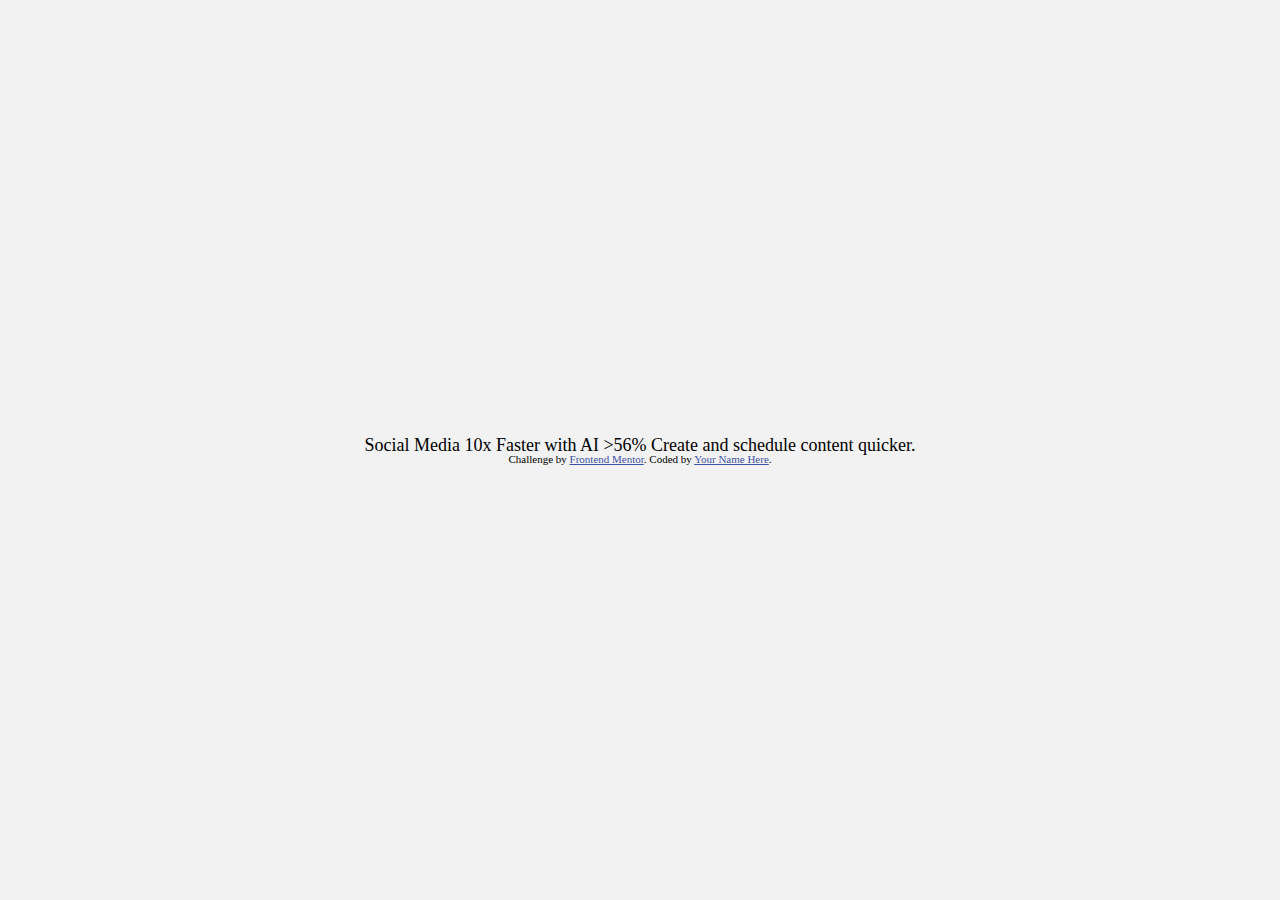
<file: bento-grid-main/index.html>
<!DOCTYPE html>
<html lang="en">
<head>
  <meta charset="UTF-8">
  <meta name="viewport" content="width=device-width, initial-scale=1.0"> <!-- displays site properly based on user's device -->

  <link rel="icon" type="image/png" sizes="32x32" href="./assets/images/favicon-32x32.png">
  <link rel="stylesheet" href="./style.css">
  
  <title>Frontend Mentor | Bento grid</title>

  <!-- Feel free to remove these styles or customise in your own stylesheet 👍 -->
  <style>
    .attribution { font-size: 11px; text-align: center; }
    .attribution a { color: hsl(228, 45%, 44%); }
  </style>
</head>
<body>

  Social Media 10x Faster with AI
  

  

 


  
  
  

  >56% 
  
  Create and schedule content quicker.

  
  
  <div class="attribution">
    Challenge by <a href="https://www.frontendmentor.io?ref=challenge">Frontend Mentor</a>. 
    Coded by <a href="#">Your Name Here</a>.
  </div>
</body>
</html>
</file>
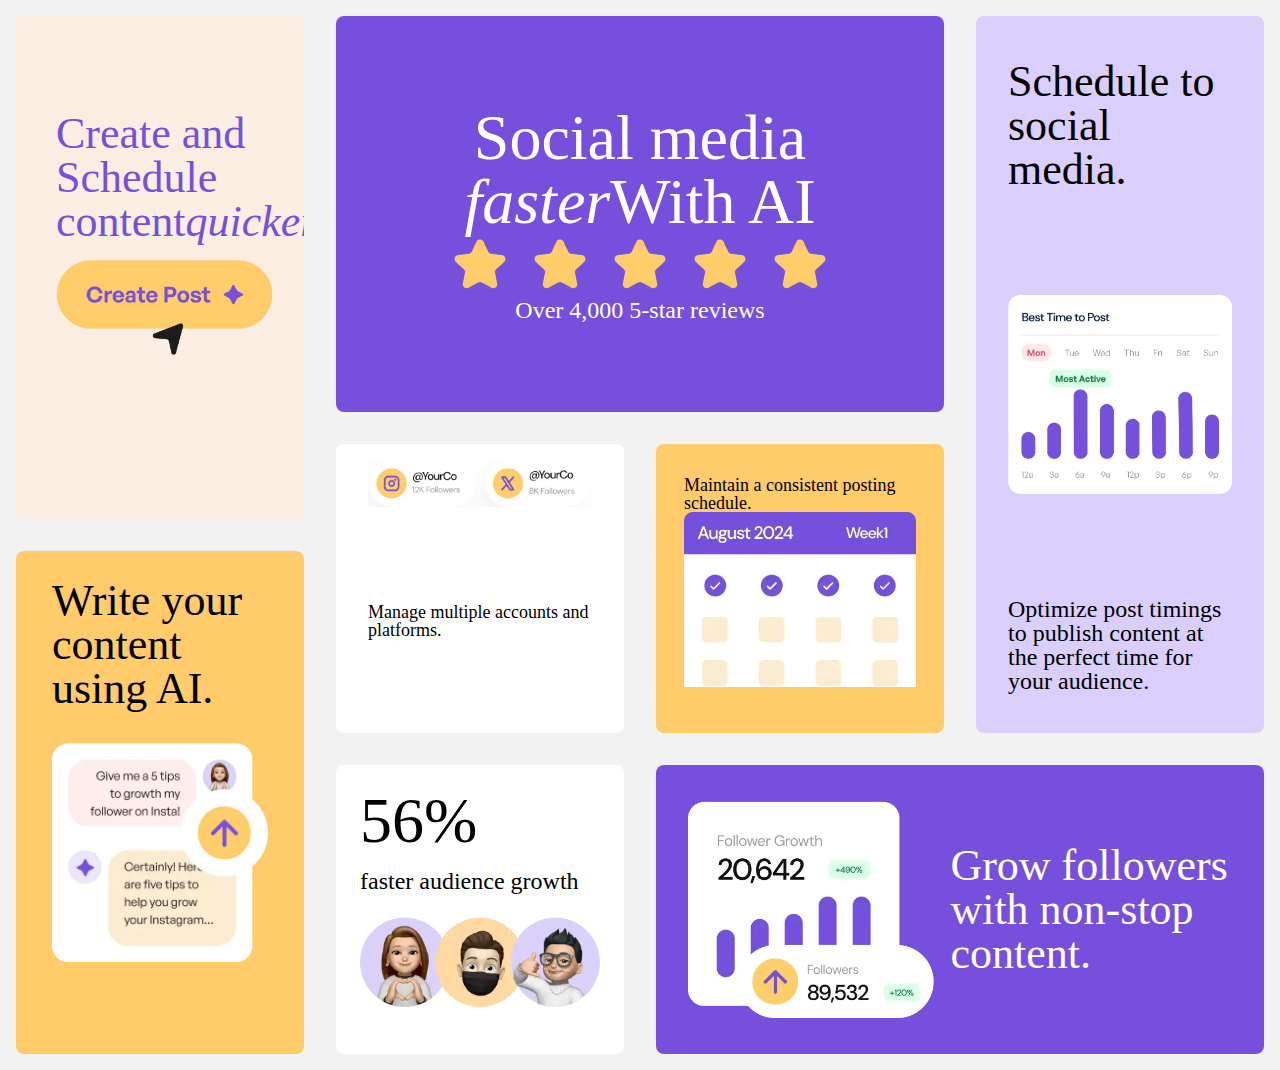
<file: bento-grid-main/bento.html>
<!DOCTYPE html>
<html lang="en">
<head>
  <meta charset="UTF-8">
  <meta name="viewport" content="width=device-width, initial-scale=1.0"> <!-- displays site properly based on user's device -->

  <link rel="icon" type="image/png" sizes="32x32" href="./assets/images/favicon-32x32.png">
  <link rel="stylesheet" href="./style.css">
  
  <title>Frontend Mentor | Bento grid</title>

  <!-- Feel free to remove these styles or customise in your own stylesheet 👍 -->
  <style>
    .attribution { font-size: 11px; text-align: center; }
    .attribution a { color: hsl(228, 45%, 44%); }
  </style>
</head>
<body>
    <div class="bento-grid">
        <div class="item">
            <div class="lg-text">Create and Schedule content<em>quicker.</em></div>
            <img src="./assets/images/illustration-create-post.webp" alt="">
        </div>
        <div class="item">
            <p class="xlg-text">Social media <span class="emphasis"></span><em>faster</em>With AI</p>
            <img src="./assets/images/illustration-five-stars.webp" alt=""> 
            <p class="sm-text">Over 4,000 5-star reviews</p>
        </div>

        <div class="item">
            <p class="lg-text">Schedule to social media.</p>
            <img src="./assets/images/illustration-schedule-posts.webp" alt="">
            <p class="sm-text">Optimize post timings to publish content at the perfect time for your audience.</p>
        </div>

        <div class="item">
            <p class="lg-text">Write your content using AI.</p>
            <img src="./assets/images/illustration-ai-content.webp" alt="">
        </div>

        <div class="item">
            <img src="./assets/images/illustration-multiple-platforms.webp" alt="">
            <p class="mid-text">Manage multiple accounts and platforms.</p>
        </div>

        <div class="item">
            <p class="mid-text"> Maintain a consistent posting schedule.</p>
            <img src="./assets/images/illustration-consistent-schedule.webp" alt="">
        </div>

        <div class="item">
            <p class="sm-text"><span class="xlg-text">56%</span>faster audience growth</p>
            <img src="./assets/images/illustration-audience-growth.webp" alt="">
        </div>

        <div class="item">
            <img src="./assets/images/illustration-grow-followers.webp" alt="">
            <p class="lg-text">Grow followers with non-stop content.</p>
        </div>
    </div>
</file>
<file: bento-grid-main/style.css>
*{
    margin: 0;
    padding: 0;
    box-sizing: border-box;
}

:root{
    --Purple-100: hsl(254, 88%, 90%);
    --Purple-500: hsl(256, 67%, 59%);
    --Yellow-100: hsl(31, 66%, 93%);
    --Yellow-500: hsl(39, 100%, 71%);
    --White: hsl(0, 0%, 100%);
    --Black: hsl(0, 0%, 7%);
}

img{
    max-width: 100%;
    display: block;
}

body{
    background-color: #f2f2f2;
    min-height: 100vh;
    font-family: 'DM Sans';
    font-size: 18px;
    line-height: 1;
    display: grid;
    place-content: center;
}

.xlg-text{
    font-size: 4rem;
    font-weight: 500;
}

.lg-text{
    font-size: 2.75rem;
    font-weight: 500;
}

.med-text{
    font-size: 2.35rem;
    font-weight: 500;
}

.sm-text{
    font-size: 1.5rem;
    font-weight: 400;
}

.bento-grid{
    max-width: 1400px;
    margin: 1rem;
    display: grid;
    grid-auto-columns: 1fr;
    grid-auto-rows: 75px;
    gap: 2rem;
    grid-template-areas: 
    'box1 box2 box2 box3'
    'box1 box2 box2 box3'
    'box1 box2 box2 box3'
    'box1 box2 box2 box3'
    'box1 box5 box6 box3'
    'box4 box5 box6 box3'
    'box4 box5 box6 box3'
    'box4 box7 box8 box8'
    'box4 box7 box8 box8'
    'box4 box7 box8 box8';
}

.bento-grid .item{
    border-radius: 0.5rem;
    overflow: hidden;
}

.bento-grid .item:nth-child(1){
    background-color: var(--Yellow-100);
}

.bento-grid .item:nth-child(2), .bento-grid .item:nth-child(8){
    background-color: var(--Purple-500);
    color: var(--White);
}

.bento-grid .item:nth-child(3){
    background-color: var(--Purple-100);
}

.bento-grid .item:nth-child(4), .bento-grid .item:nth-child(6){
    background-color: var(--Yellow-500);
}

.bento-grid .item:nth-child(1){
    grid-area: box1;
    padding: 6rem 2rem 0 2.5rem;
}

.bento-grid .item:nth-child(5), .bento-grid .item:nth-child(7){
    background-color: var(--White);
}

.bento-grid .item:nth-child(1){
    color: var(--Purple-500);
}

.bento-grid .item:nth-child(1) img{
    margin-top: 1rem;
}

.bento-grid .item:nth-child(2){
    grid-area: box2;
    padding:2rem;
    text-align: center;
    font-weight: 500;
    display: flex;
    flex-direction: column;
    align-items: center;
    justify-content: center;
}

.bento-grid .item:nth-child(2) .emphasis{
    color: var(--Yellow-500);
}

.bento-grid .item:nth-child(2) .img{
    width: 250px;
    margin: 1rem 0.5rem;
}

.bento-grid .item:nth-child(3){
    grid-area: box3;
    padding: 2.75rem 2rem 2.5rem 2rem;
    display: flex;
    flex-direction: column;
    justify-content: space-between;
    position: relative;
}

.bento-grid .item:nth-child(3) .img{
    position: absolute;
    height: 410px;
    object-fit: cover;
    object-position: left;
    top: 150px;
}

.bento-grid .item:nth-child(4){
    grid-area: box4;
    padding: 1.75rem 2.25rem;
}

.bento-grid .item:nth-child(4) p{
    margin-bottom: 2rem;
}

.bento-grid .item:nth-child(5){
    grid-area: box5;
    padding: 1rem 2rem 1rem 2rem;
    position: relative;
}

.bento-grid .item:nth-child(5) p{
    margin-top: 6rem;
}

.bento-grid .item:nth-child(5) img{
    position: relative;
}

.bento-grid .item:nth-child(6){
    grid-area: box6;
    padding: 1rem 1.75rem;
    position: relative;
}

.bento-grid .item:nth-child(6) p{
    margin-top: 1rem;
}

.bento-grid .item:nth-child(7) {
    position: relative;
    grid-area: box7;
    padding: 1.5rem;
}

.bento-grid .item:nth-child(7) span{
    display: block;
    margin-bottom: 1rem;
}

.bento-grid .item:nth-child(7) img{
    margin-top: 1.5rem;
}

.bento-grid .item:nth-child(8){
    grid-area: box8;
    padding: 2rem;
    display: grid;
    grid-template-columns: 1.75fr 2fr;
    align-items: center;
    gap: 1rem;
}

@media (max-width: 1024px){
    .bento-grid{
        grid-auto-rows: initial;
        grid-template-areas: 
        'box1 box2 box2 box2'
        'box1 box1 box2 box2'
        'box3 box3 box4 box4'
        'box3 box3 box4 box4'
        'box5 box5 box6 box6'
        'box5 box5 box6 box6'
        'box7 box7 box8 box8'
        'box7 box7 box8 box8';
    }
    .bento-grid .item:nth-child(8){
        grid-template-columns: 1fr;
    }

}
@media (max-width: 786px){
    .bento-grid .item{
        text-align: center;
    }
    .bento-grid{
        grid-template-areas: 
        'box2'
        'box5'
        'box6'
        'box3'
        'box8'
        'box7'
        'box1'
        'box4';
    }
    .bento-grid .item:nth-child(4),
    .bento-grid .item:nth-child(5),
    .bento-grid .item:nth-child(6),
    .bento-grid .item:nth-child(7) {
        text-align: left;
    }
    .bento-grid .item:nth-child(1){
        padding: 2rem;
        text-align: left;
    }
    .bento-grid .item:nth-child(1) .lg-text{
        font-size: 2.5rem;
    }

    .bento-grid .item:nth-child(1) .img{
        width: 250px;
    }

    .bento-grid .item:nth-child(3) {
        padding: 2.75rem 1rem 2.5rem 1rem;
    }

    .bento-grid .item:nth-child(3) .lg-text{
        font-size: 2.25rem;
    }

    .bento-grid .item:nth-child(4) img{
        margin: 1rem 0;
        position: initial;
        height: initial;
    }

    .bento-grid .item:nth-child(5) p{
        margin-top: 10rem;
    }

    .bento-grid .item:nth-child(8) {
        padding: 1.5rem 4rem ;
    }
}

@media (max-width:540px){
    .bento-grid .item:nth-child(5) p{
        margin-top: 6rem;
    }
}
</file>
